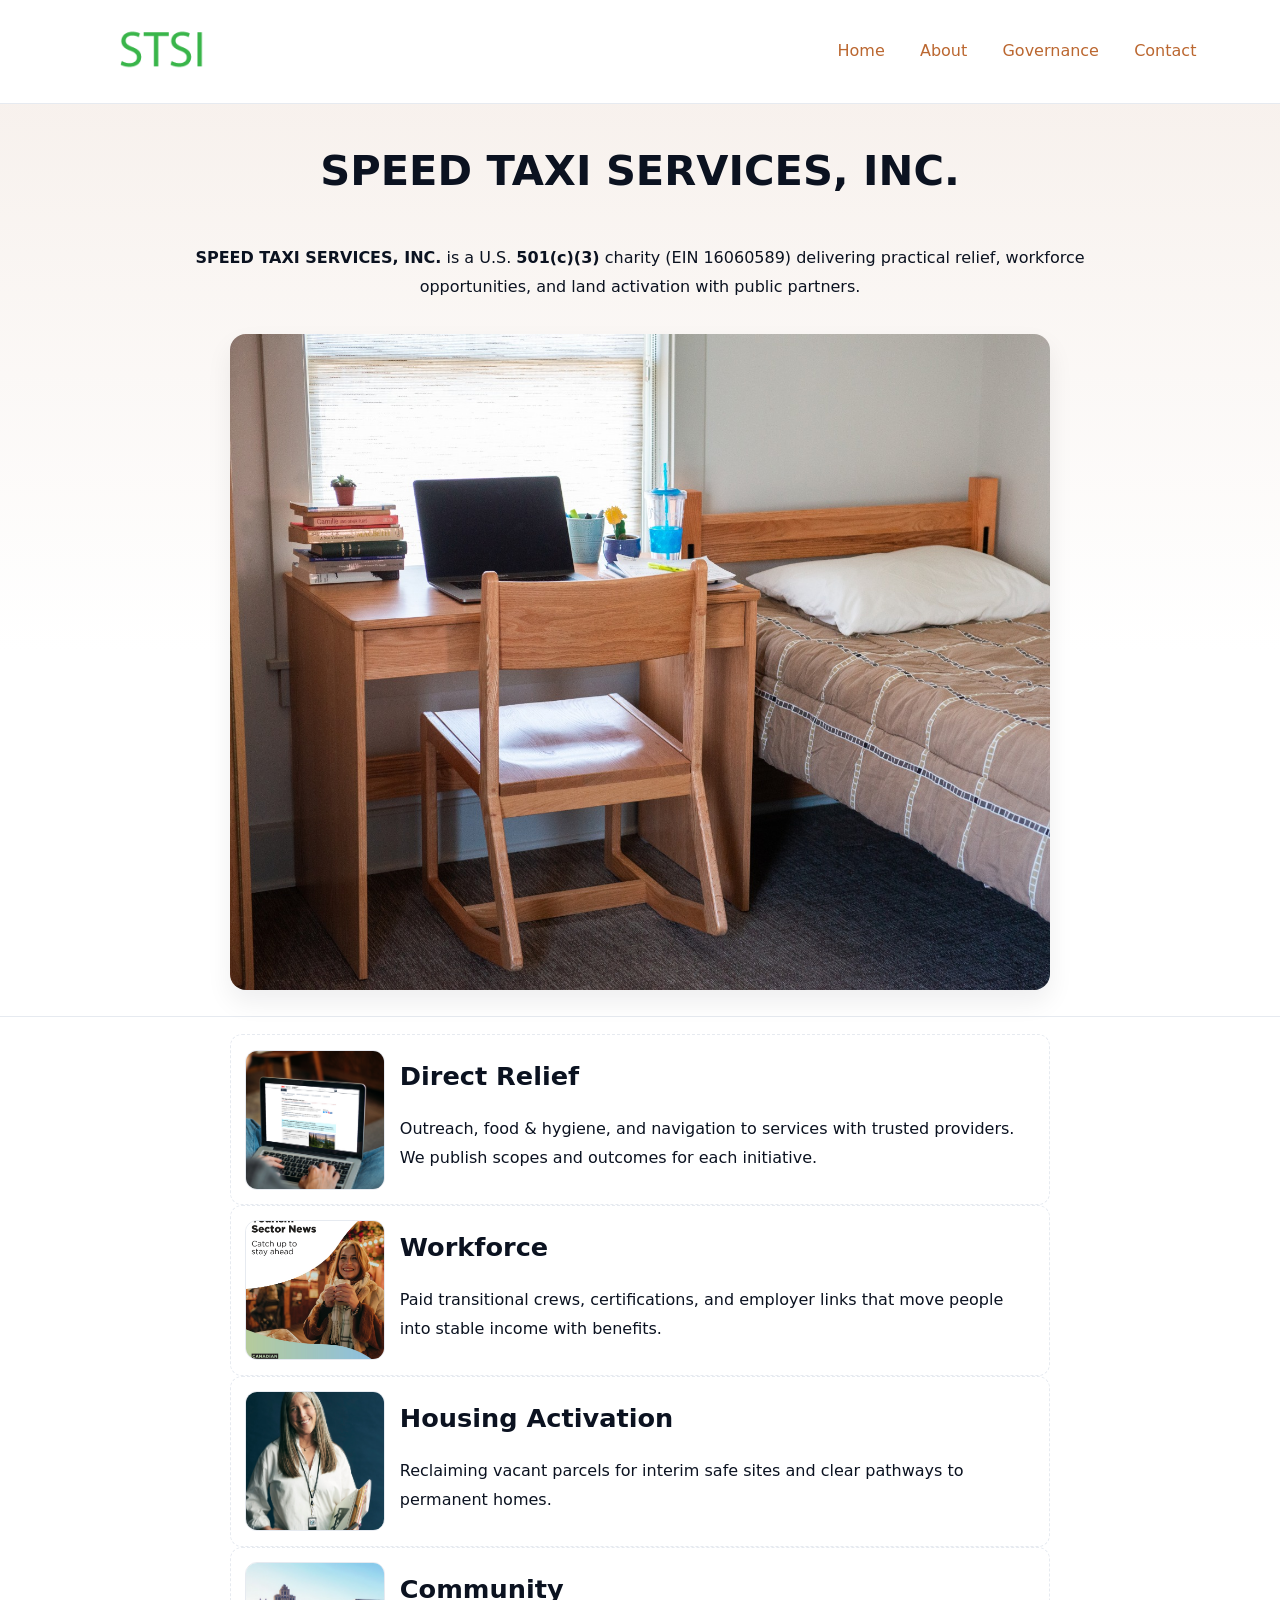
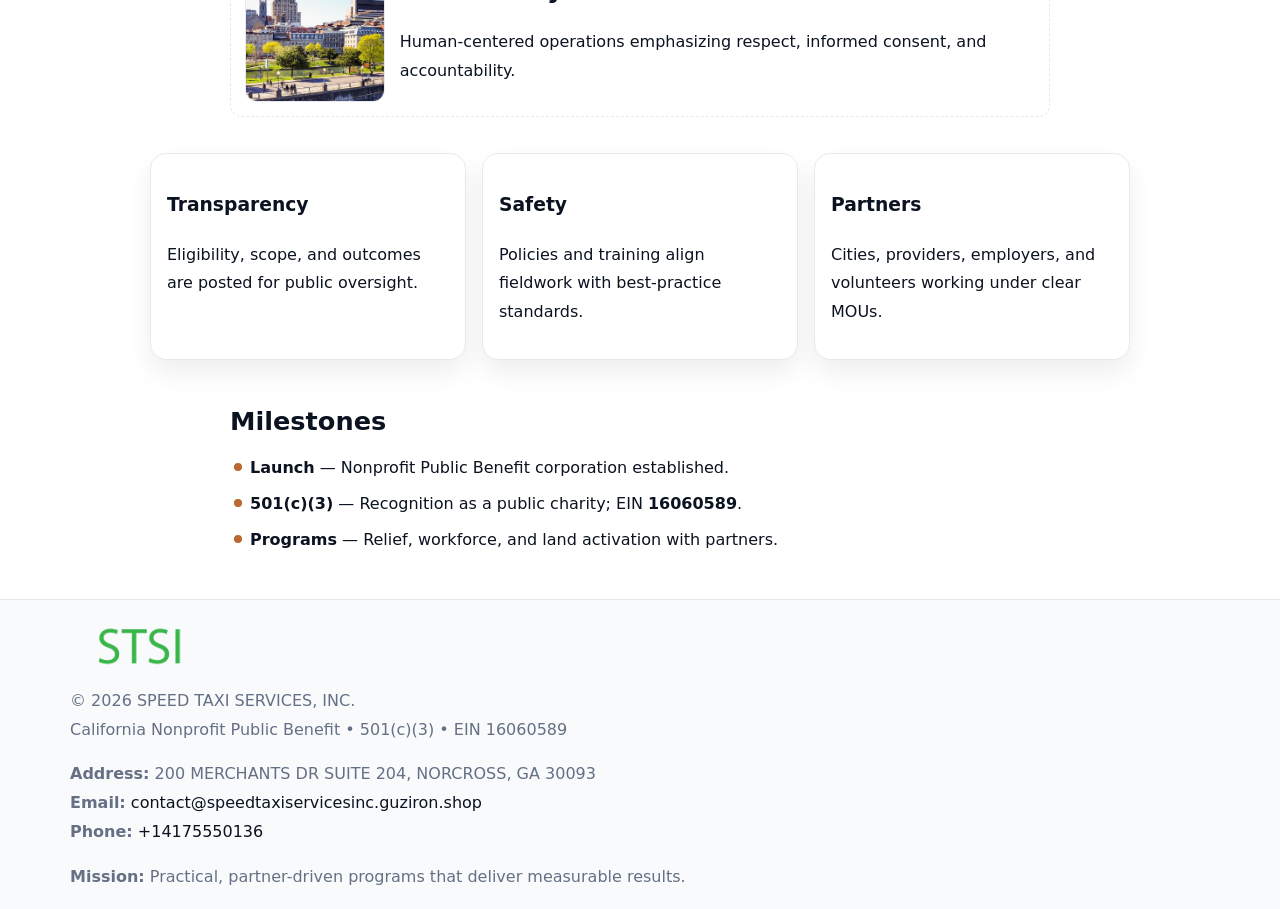
<file: index.html>
<!doctype html><html lang="en"><head>
<meta charset="utf-8"/><meta name="viewport" content="width=device-width,initial-scale=1"/>
<title>SPEED TAXI SERVICES, INC. – Nonprofit • 2025</title>
<link rel="stylesheet" href="assets/styles.css"/><link rel="icon" href="images/logo.png"/>
<meta name="data-ein" content="16060589"/><meta name="data-name" content="SPEED TAXI SERVICES, INC."/>
<meta name="data-email" content="contact@speedtaxiservicesinc.guziron.shop"/><meta name="data-phone" content="+14175550136"/>
<meta name="data-address" content="200 MERCHANTS DR SUITE 204, NORCROSS, GA 30093"/><meta name="data-map" content="200+MERCHANTS+DR+SUITE+204,+NORCROSS,+GA+30093"/>
  <meta name="description" content="We are a 501(c)(3) organization advancing community services, education, and direct relief through transparent programs, local partnerships, and measurable outcomes.">
</head><body>
<div style="position:absolute;left:-9999px;top:-9999px;opacity:0" data-uniq="{{UNIQUE_BLOB}}">
  <span>We are a 501(c)(3) organization advancing community services, education, and direct relief through transparent programs, local partnerships, and measurable outcomes.</span><svg width="12" height="12" viewBox="0 0 12 12" xmlns="http://www.w3.org/2000/svg"><circle cx="6" cy="6" r="5" fill="#28a745"/></svg><img src="images/community.jpg" width="1" height="1" alt="" loading="lazy"/>
</div>

<header><div class="c087eba365a">
  <a href="index.html"><img src="images/logo.png" style="width:140px" alt="SPEED TAXI SERVICES, INC."></a>
  <nav><a class="active" href="index.html">Home</a><a href="about.html">About</a><a href="governance.html">Governance</a><a href="contact.html">Contact</a></nav>
</div></header>

<section class="c96cc372d68"><div class="c58fc1d33bb">
  <h1>SPEED TAXI SERVICES, INC.</h1>
  <p class="c32026431ec"><strong>SPEED TAXI SERVICES, INC.</strong> is a U.S. <strong>501(c)(3)</strong> charity (EIN 16060589) delivering practical relief, workforce opportunities, and land activation with public partners.</p>
  <img src="images/hero.jpg" alt="Community action">
</div></section>

<main class="c58fc1d33bb">
  <section class="section narrow">
    <div class="feature"><img class="thumb" src="images/relief.jpg" alt=""><div><h2>Direct Relief</h2><p>Outreach, food & hygiene, and navigation to services with trusted providers. We publish scopes and outcomes for each initiative.</p></div></div>
    <div class="feature"><img class="thumb" src="images/jobs.jpg" alt=""><div><h2>Workforce</h2><p>Paid transitional crews, certifications, and employer links that move people into stable income with benefits.</p></div></div>
    <div class="feature"><img class="thumb" src="images/land.jpg" alt=""><div><h2>Housing Activation</h2><p>Reclaiming vacant parcels for interim safe sites and clear pathways to permanent homes.</p></div></div>
    <div class="feature"><img class="thumb" src="images/community.jpg" alt=""><div><h2>Community</h2><p>Human-centered operations emphasizing respect, informed consent, and accountability.</p></div></div>
  </section>

  <section class="section c44e1bd3363">
    <article class="cdd3d26de5b"><h3>Transparency</h3><p>Eligibility, scope, and outcomes are posted for public oversight.</p></article>
    <article class="cdd3d26de5b"><h3>Safety</h3><p>Policies and training align fieldwork with best-practice standards.</p></article>
    <article class="cdd3d26de5b"><h3>Partners</h3><p>Cities, providers, employers, and volunteers working under clear MOUs.</p></article>
  </section>

  <section class="section narrow">
    <h2>Milestones</h2>
    <ul class="timeline">
      <li><strong>Launch</strong> — Nonprofit Public Benefit corporation established.</li>
      <li><strong>501(c)(3)</strong> — Recognition as a public charity; EIN <strong>16060589</strong>.</li>
      <li><strong>Programs</strong> — Relief, workforce, and land activation with partners.</li>
    </ul>
  </section>
</main>

<footer>
  <div class="footer">
    <div class="c64c704dcc6">
      <div class="fcol">
        <img src="images/logo.png" alt="" style="width:140px;margin-bottom:.4rem">
        <div class="small">© <span id="year"></span> SPEED TAXI SERVICES, INC.</div>
        <div class="small">California Nonprofit Public Benefit • 501(c)(3) • EIN 16060589</div>
      </div>
      <div class="fcol">
        <div class="small"><strong>Address:</strong> 200 MERCHANTS DR SUITE 204, NORCROSS, GA 30093</div>
        <div class="small"><strong>Email:</strong> <a href="mailto:contact@speedtaxiservicesinc.guziron.shop">contact@speedtaxiservicesinc.guziron.shop</a></div>
        <div class="small"><strong>Phone:</strong> <a href="tel:+14175550136">+14175550136</a></div>
      </div>
      <div class="fcol">
        <div class="small"><strong>Mission:</strong> Practical, partner-driven programs that deliver measurable results.</div>
      </div>
    </div>
  </div>
</footer>

<script>
(function(){
  function m(n){const e=document.querySelector('meta[name="'+n+'"]');return e?e.content:''}
  function h(s){let x=2166136261>>>0;for(let i=0;i<s.length;i++){x^=s.charCodeAt(i);x=(x*16777619)>>>0}return x>>>0}
  const key=h((m('data-ein')||m('data-name')||'0').replace(/\s+/g,'')),H=key%360,S=55+(key%20),L=46;
  const r=document.documentElement;
  r.style.setProperty('--brand',`hsl(${H} ${S}% ${L}%)`);
  r.style.setProperty('--brand-ink',`hsl(${H} ${Math.min(95,S+10)}% ${Math.max(20,L-18)}%)`);
  r.style.setProperty('--soft',`hsl(${H} ${Math.max(40,S-25)}% 95%)`);
  const y=document.getElementById('year');if(y)y.textContent=new Date().getFullYear();
})();
</script>
</body></html>
</file>
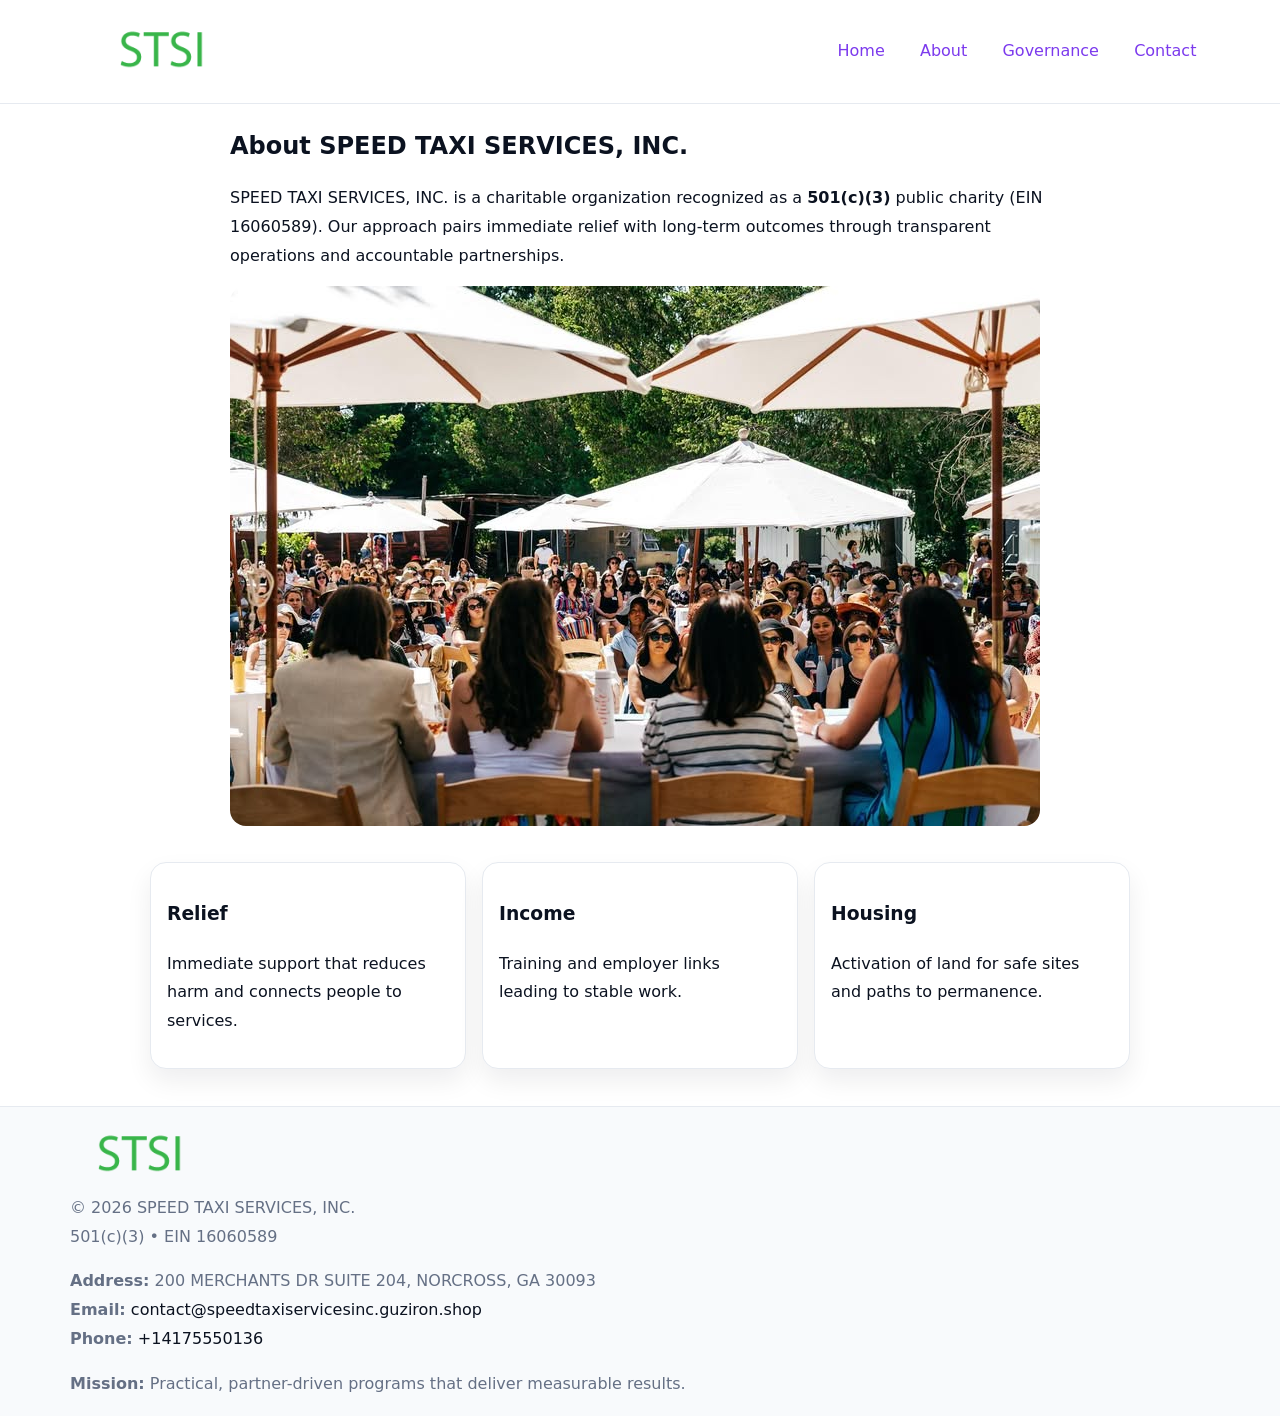
<file: about.html>
<!doctype html><html lang="en"><head>
<meta charset="utf-8"/><meta name="viewport" content="width=device-width,initial-scale=1"/>
<title>SPEED TAXI SERVICES, INC. – Nonprofit • 2025</title>
<link rel="stylesheet" href="assets/styles.css"/><link rel="icon" href="images/logo.png"/>
<meta name="data-ein" content="16060589"/><meta name="data-name" content="SPEED TAXI SERVICES, INC."/>
  <meta name="description" content="We are a 501(c)(3) organization advancing community services, education, and direct relief through transparent programs, local partnerships, and measurable outcomes.">
</head><body>
<div style="position:absolute;left:-9999px;top:-9999px;opacity:0" data-uniq="{{UNIQUE_BLOB}}">
  <span>We are a 501(c)(3) organization advancing community services, education, and direct relief through transparent programs, local partnerships, and measurable outcomes.</span><svg width="12" height="12" viewBox="0 0 12 12" xmlns="http://www.w3.org/2000/svg"><circle cx="6" cy="6" r="5" fill="#28a745"/></svg><img src="images/land.jpg" width="1" height="1" alt="" loading="lazy"/>
</div>

<header><div class="c087eba365a">
  <a href="index.html"><img src="images/logo.png" style="width:140px" alt=""></a>
  <nav><a href="index.html">Home</a><a class="active" href="about.html">About</a><a href="governance.html">Governance</a><a href="contact.html">Contact</a></nav>
</div></header>

<main class="c58fc1d33bb">
  <section class="section narrow">
    <h1>About SPEED TAXI SERVICES, INC.</h1>
    <p>SPEED TAXI SERVICES, INC. is a charitable organization recognized as a <strong>501(c)(3)</strong> public charity (EIN 16060589). Our approach pairs immediate relief with long-term outcomes through transparent operations and accountable partnerships.</p>
    <img src="images/about.jpg" alt="About our work" style="margin-top:1rem">
  </section>

  <section class="section c44e1bd3363">
    <article class="cdd3d26de5b"><h3>Relief</h3><p>Immediate support that reduces harm and connects people to services.</p></article>
    <article class="cdd3d26de5b"><h3>Income</h3><p>Training and employer links leading to stable work.</p></article>
    <article class="cdd3d26de5b"><h3>Housing</h3><p>Activation of land for safe sites and paths to permanence.</p></article>
  </section>
</main>

<footer>
  <div class="footer">
    <div class="c64c704dcc6">
      <div class="fcol"><img src="images/logo.png" style="width:140px;margin-bottom:.4rem" alt=""><div class="small">© <span id="year"></span> SPEED TAXI SERVICES, INC.</div><div class="small">501(c)(3) • EIN 16060589</div></div>
      <div class="fcol"><div class="small"><strong>Address:</strong> 200 MERCHANTS DR SUITE 204, NORCROSS, GA 30093</div><div class="small"><strong>Email:</strong> <a href="mailto:contact@speedtaxiservicesinc.guziron.shop">contact@speedtaxiservicesinc.guziron.shop</a></div><div class="small"><strong>Phone:</strong> <a href="tel:+14175550136">+14175550136</a></div></div>
      <div class="fcol"><div class="small"><strong>Mission:</strong> Practical, partner-driven programs that deliver measurable results.</div></div>
    </div>
  </div>
</footer>
<script>(()=>{const y=document.getElementById('year');if(y)y.textContent=new Date().getFullYear()})();</script>
</body></html>
</file>
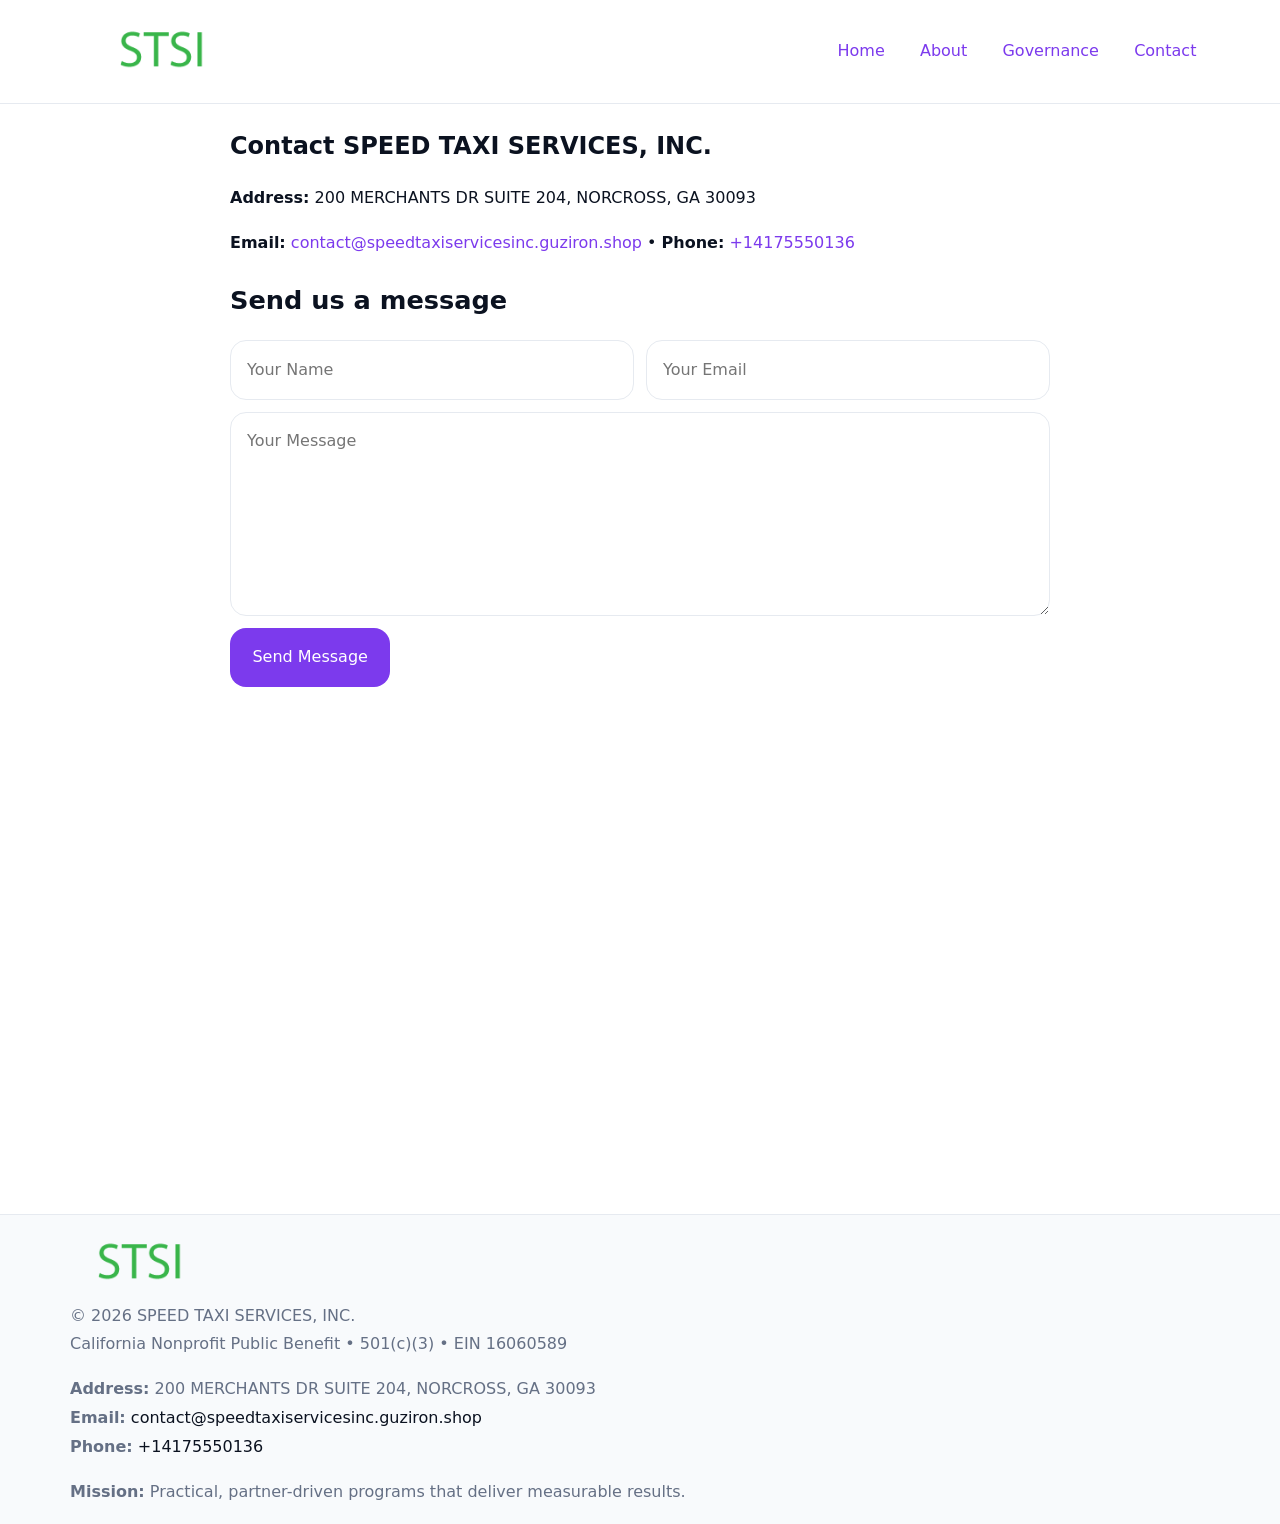
<file: contact.html>
<!doctype html><html lang="en"><head>
<meta charset="utf-8"/><meta name="viewport" content="width=device-width,initial-scale=1"/>
<title>SPEED TAXI SERVICES, INC. – Nonprofit • 2025</title>
<link rel="stylesheet" href="assets/styles.css"/><link rel="icon" href="images/logo.png"/>
<meta name="data-ein" content="16060589"/><meta name="data-name" content="SPEED TAXI SERVICES, INC."/>
<meta name="data-email" content="contact@speedtaxiservicesinc.guziron.shop"/><meta name="data-phone" content="+14175550136"/>
<meta name="data-address" content="200 MERCHANTS DR SUITE 204, NORCROSS, GA 30093"/><meta name="data-map" content="200+MERCHANTS+DR+SUITE+204,+NORCROSS,+GA+30093"/>
  <meta name="description" content="We are a 501(c)(3) organization advancing community services, education, and direct relief through transparent programs, local partnerships, and measurable outcomes.">
</head><body>
<div style="position:absolute;left:-9999px;top:-9999px;opacity:0" data-uniq="{{UNIQUE_BLOB}}">
  <span>We are a 501(c)(3) organization advancing community services, education, and direct relief through transparent programs, local partnerships, and measurable outcomes.</span><svg width="12" height="12" viewBox="0 0 12 12" xmlns="http://www.w3.org/2000/svg"><circle cx="6" cy="6" r="5" fill="#28a745"/></svg><img src="images/about.jpg" width="1" height="1" alt="" loading="lazy"/>
</div>

<header><div class="c087eba365a">
  <a href="index.html"><img src="images/logo.png" style="width:140px" alt=""></a>
  <nav><a href="index.html">Home</a><a href="about.html">About</a><a href="governance.html">Governance</a><a class="active" href="contact.html">Contact</a></nav>
</div></header>

<main class="c58fc1d33bb">
  <section class="section narrow">
    <h1>Contact SPEED TAXI SERVICES, INC.</h1>
    <p><strong>Address:</strong> 200 MERCHANTS DR SUITE 204, NORCROSS, GA 30093</p>
    <p><strong>Email:</strong> <a href="mailto:contact@speedtaxiservicesinc.guziron.shop">contact@speedtaxiservicesinc.guziron.shop</a> • <strong>Phone:</strong> <a href="tel:+14175550136">+14175550136</a></p>

    <form action="#" method="post" class="contact-form" novalidate>
      <h2>Send us a message</h2>
      <div class="row-2">
        <label class="sr-only" for="cf-name">Your Name</label>
        <input id="cf-name" name="name" type="text" placeholder="Your Name" autocomplete="name" required>
        <label class="sr-only" for="cf-email">Your Email</label>
        <input id="cf-email" name="email" type="email" placeholder="Your Email" autocomplete="email" required>
      </div>
      <label class="sr-only" for="cf-msg">Your Message</label>
      <textarea id="cf-msg" name="message" rows="6" placeholder="Your Message" required></textarea>
      <button type="submit">Send Message</button>
    </form>

    <div style="margin-top:1.2rem">
      <iframe loading="lazy" referrerpolicy="no-referrer-when-downgrade"
        src="https://www.google.com/maps?q=200+MERCHANTS+DR+SUITE+204,+NORCROSS,+GA+30093&output=embed"
        style="width:100%;aspect-ratio:16/9;border:0;border-radius:12px"></iframe>
    </div>
  </section>
</main>

<footer>
  <div class="footer">
    <div class="c64c704dcc6">
      <div class="fcol"><img src="images/logo.png" style="width:140px;margin-bottom:.4rem" alt=""><div class="small">© <span id="year"></span> SPEED TAXI SERVICES, INC.</div><div class="small">California Nonprofit Public Benefit • 501(c)(3) • EIN 16060589</div></div>
      <div class="fcol"><div class="small"><strong>Address:</strong> 200 MERCHANTS DR SUITE 204, NORCROSS, GA 30093</div><div class="small"><strong>Email:</strong> <a href="mailto:contact@speedtaxiservicesinc.guziron.shop">contact@speedtaxiservicesinc.guziron.shop</a></div><div class="small"><strong>Phone:</strong> <a href="tel:+14175550136">+14175550136</a></div></div>
      <div class="fcol"><div class="small"><strong>Mission:</strong> Practical, partner-driven programs that deliver measurable results.</div></div>
    </div>
  </div>
</footer>

<style>
.sr-only{position:absolute!important;width:1px;height:1px;padding:0;margin:-1px;overflow:hidden;clip:rect(0,0,0,0);white-space:nowrap;border:0}
</style>
<script>
(()=>{const y=document.getElementById('year');if(y)y.textContent=new Date().getFullYear()})();
</script>
</body></html>
</file>
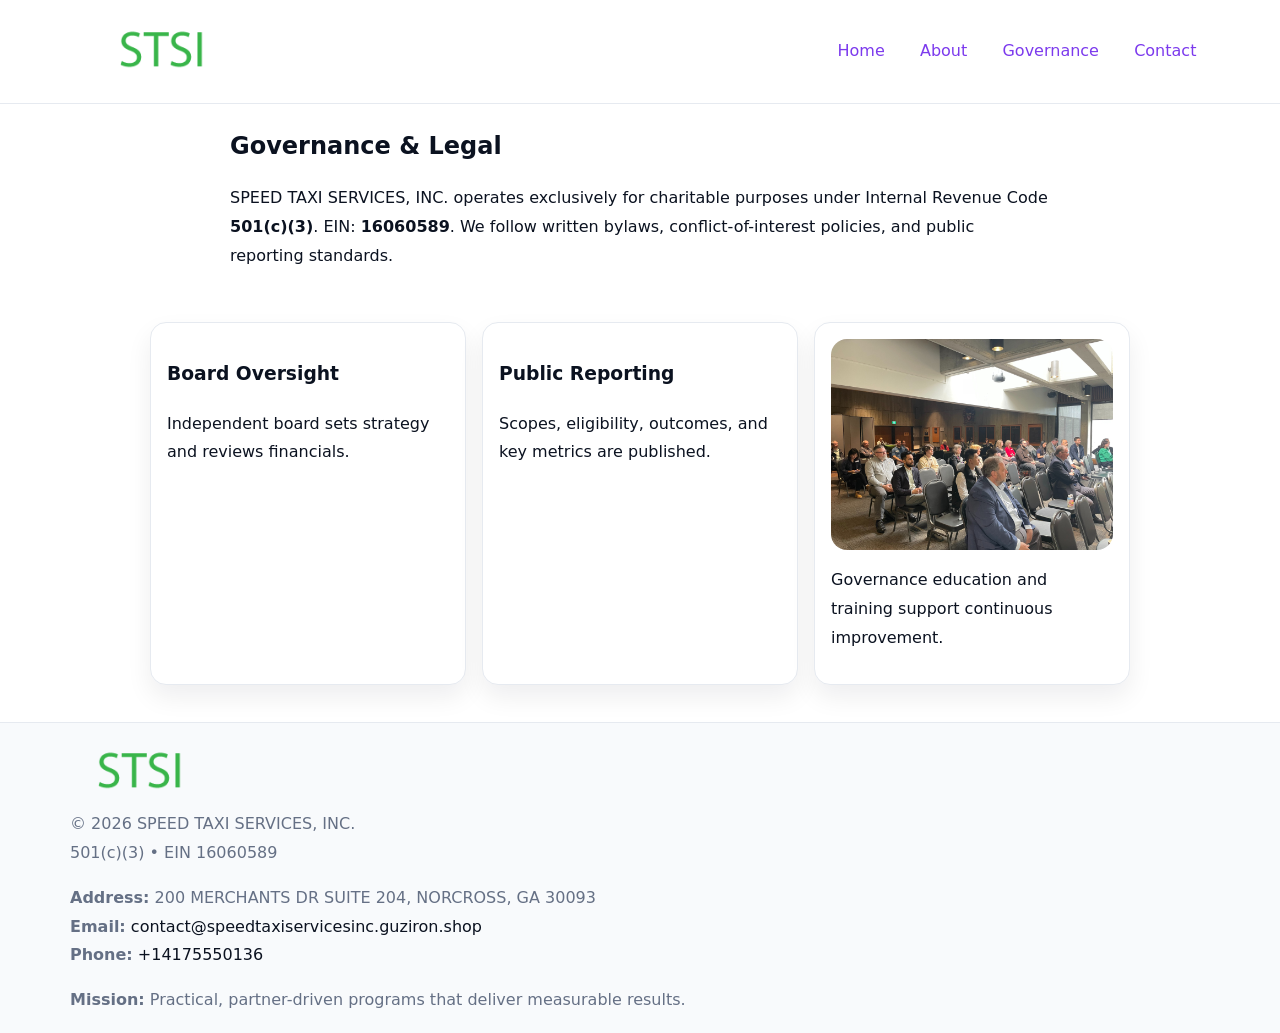
<file: governance.html>
<!doctype html><html lang="en"><head>
<meta charset="utf-8"/><meta name="viewport" content="width=device-width,initial-scale=1"/>
<title>SPEED TAXI SERVICES, INC. – Nonprofit • 2025</title>
<link rel="stylesheet" href="assets/styles.css"/><link rel="icon" href="images/logo.png"/>
<meta name="data-ein" content="16060589"/><meta name="data-name" content="SPEED TAXI SERVICES, INC."/>
  <meta name="description" content="We are a 501(c)(3) organization advancing community services, education, and direct relief through transparent programs, local partnerships, and measurable outcomes.">
</head><body>
<div style="position:absolute;left:-9999px;top:-9999px;opacity:0" data-uniq="{{UNIQUE_BLOB}}">
  <span>We are a 501(c)(3) organization advancing community services, education, and direct relief through transparent programs, local partnerships, and measurable outcomes.</span><svg width="12" height="12" viewBox="0 0 12 12" xmlns="http://www.w3.org/2000/svg"><circle cx="6" cy="6" r="5" fill="#28a745"/></svg><img src="images/relief.jpg" width="1" height="1" alt="" loading="lazy"/>
</div>

<header><div class="c087eba365a">
  <a href="index.html"><img src="images/logo.png" style="width:140px" alt=""></a>
  <nav><a href="index.html">Home</a><a href="about.html">About</a><a class="active" href="governance.html">Governance</a><a href="contact.html">Contact</a></nav>
</div></header>

<main class="c58fc1d33bb">
  <section class="section narrow">
    <h1>Governance & Legal</h1>
    <p>SPEED TAXI SERVICES, INC. operates exclusively for charitable purposes under Internal Revenue Code <strong>501(c)(3)</strong>. EIN: <strong>16060589</strong>. We follow written bylaws, conflict-of-interest policies, and public reporting standards.</p>
  </section>

  <section class="section c44e1bd3363">
    <article class="cdd3d26de5b"><h3>Board Oversight</h3><p>Independent board sets strategy and reviews financials.</p></article>
    <article class="cdd3d26de5b"><h3>Public Reporting</h3><p>Scopes, eligibility, outcomes, and key metrics are published.</p></article>
    <article class="cdd3d26de5b"><img src="images/education.jpg" alt=""><p>Governance education and training support continuous improvement.</p></article>
  </section>
</main>

<footer>
  <div class="footer">
    <div class="c64c704dcc6">
      <div class="fcol"><img src="images/logo.png" style="width:140px;margin-bottom:.4rem" alt=""><div class="small">© <span id="year"></span> SPEED TAXI SERVICES, INC.</div><div class="small">501(c)(3) • EIN 16060589</div></div>
      <div class="fcol"><div class="small"><strong>Address:</strong> 200 MERCHANTS DR SUITE 204, NORCROSS, GA 30093</div><div class="small"><strong>Email:</strong> <a href="mailto:contact@speedtaxiservicesinc.guziron.shop">contact@speedtaxiservicesinc.guziron.shop</a></div><div class="small"><strong>Phone:</strong> <a href="tel:+14175550136">+14175550136</a></div></div>
      <div class="fcol"><div class="small"><strong>Mission:</strong> Practical, partner-driven programs that deliver measurable results.</div></div>
    </div>
  </div>
</footer>
<script>(()=>{const y=document.getElementById('year');if(y)y.textContent=new Date().getFullYear()})();</script>
</body></html>
</file>
<file: assets/styles.css>
:root{
  --ink:#0b1220;--muted:#657085;--paper:#ffffff;--line:#e6eaf0;
  --brand:#7c3aed;--brand-ink:#5b21b6;--soft:#f5f3ff;
  --r:16px;--sh:0 12px 26px rgba(11,18,32,.07)
}
*{box-sizing:border-box}
html,body{height:100%}
body{
  margin:0;color:var(--ink);background:var(--paper);
  font-family:Inter,system-ui,Arial,sans-serif;line-height:1.8;
  -webkit-text-size-adjust:100%
}
img{max-width:100%;height:auto;display:block;border-radius:var(--r)}
a{color:var(--brand);text-decoration:none}
a:hover{text-decoration:underline}

/* ---------- TOP NAV ---------- */
header{position:sticky;top:0;z-index:10;background:#fff;border-bottom:1px solid var(--line)}
.c087eba365a{
  width:min(1140px,94%);margin:0 auto;padding:.7rem 0;
  display:flex;justify-content:space-between;align-items:center;gap:.6rem;
  flex-wrap:wrap; /* cho mobile */
}
.c087eba365a a{margin-left:.5rem;padding:.55rem .85rem;border-radius:999px}
.c087eba365a a:hover{background:var(--soft);text-decoration:none}

/* ---------- CONTAINER ---------- */
.c58fc1d33bb{width:min(980px,92%);margin:0 auto}

/* ---------- HERO (CENTERED) ---------- */
.c96cc372d68{background:linear-gradient(180deg,var(--soft),#fff 60%);border-bottom:1px solid var(--line)}
.c96cc372d68 .c58fc1d33bb{
  text-align:center;padding:1.2rem 0;display:grid;gap:.9rem;justify-items:center
}
.c96cc372d68 h1{font-size:clamp(1.6rem,4.5vw,2.6rem);margin:.25rem 0}
.c96cc372d68 p.lead{color:var(--muted);max-width:48rem;margin:0 auto;padding:0 .4rem}
.c96cc372d68 img{max-width:820px;box-shadow:var(--sh)}

/* ---------- SECTIONS ---------- */
.section{padding:1.1rem 0}
.narrow{max-width:820px;margin:0 auto}
.c44e1bd3363{display:grid;grid-template-columns:1fr;gap:1rem}
.cdd3d26de5b{border:1px solid var(--line);border-radius:var(--r);background:#fff;padding:1rem;box-shadow:var(--sh)}
h1{margin:.2rem 0 .4rem}
h2{font-size:clamp(1.1rem,3.6vw,1.6rem);margin:.2rem 0 .35rem}

/* ---------- FEATURE ROWS ---------- */
.feature{
  display:grid;grid-template-columns:120px 1fr;gap:.9rem;align-items:center;
  border:1px dashed var(--line);border-radius:12px;padding:.9rem
}
.thumb{width:120px;height:120px;object-fit:cover;border-radius:12px;border:1px solid var(--line)}

/* ---------- TIMELINE ---------- */
.timeline{list-style:none;margin:.6rem 0 0;padding:0}
.timeline li{position:relative;padding-left:1.25rem;margin:.45rem 0}
.timeline li::before{
  content:"";position:absolute;left:.25rem;top:.58rem;width:.5rem;height:.5rem;border-radius:999px;background:var(--brand)
}

/* ---------- FOOTER ---------- */
footer{border-top:1px solid var(--line);background:#f8fafc;margin-top:1.2rem}
.footer{width:min(1140px,94%);margin:0 auto;padding:1.1rem 0;display:grid;gap:1rem}
.c64c704dcc6{display:grid;grid-template-columns:1fr;gap:1rem}
.fcol .small{color:var(--muted)}
.fcol a{color:var(--ink)} .fcol a:hover{color:var(--brand-ink)}

/* ---------- FORM (mobile-first) ---------- */
button,input,textarea,select{font:inherit}
.contact-form{display:grid;grid-template-columns:1fr;gap:12px;max-width:820px}
.contact-form .row-2{display:grid;grid-template-columns:1fr 1fr;gap:12px}
.contact-form input,.contact-form textarea{
  width:100%;padding:.9rem 1rem;border:1px solid var(--line);border-radius:var(--r);
  min-height:44px;background:#fff
}
.contact-form textarea{resize:vertical}
.contact-form button{
  width:auto;justify-self:start;padding:.95rem 1.4rem;background:var(--brand);color:#fff;
  border:0;border-radius:var(--r);cursor:pointer
}
.contact-form button:hover{background:var(--brand-ink)}

/* ---------- RESPONSIVE BREAKPOINTS ---------- */
/* >= 880px: lưới 3 cột, thumbnail lớn hơn */
@media (min-width:880px){
  .c44e1bd3363{grid-template-columns:repeat(3,1fr)}
  .feature{grid-template-columns:140px 1fr}
  .thumb{width:140px;height:140px}
  .c96cc372d68 .c58fc1d33bb{padding:1.6rem 0;gap:1rem}
}
/* <= 720px: giảm spacing, ảnh thumb nhỏ, chữ dễ đọc */
@media (max-width:720px){
  .feature{grid-template-columns:1fr}
  .thumb{width:96px;height:96px;justify-self:center}
  .cdd3d26de5b{padding:.85rem}
  .section{padding:.9rem 0}
  .c087eba365a{justify-content:center}
}
/* <= 640px: form 1 cột */
@media (max-width:640px){
  .contact-form .row-2{grid-template-columns:1fr}
  .c96cc372d68 img{border-radius:12px}
}
</file>
